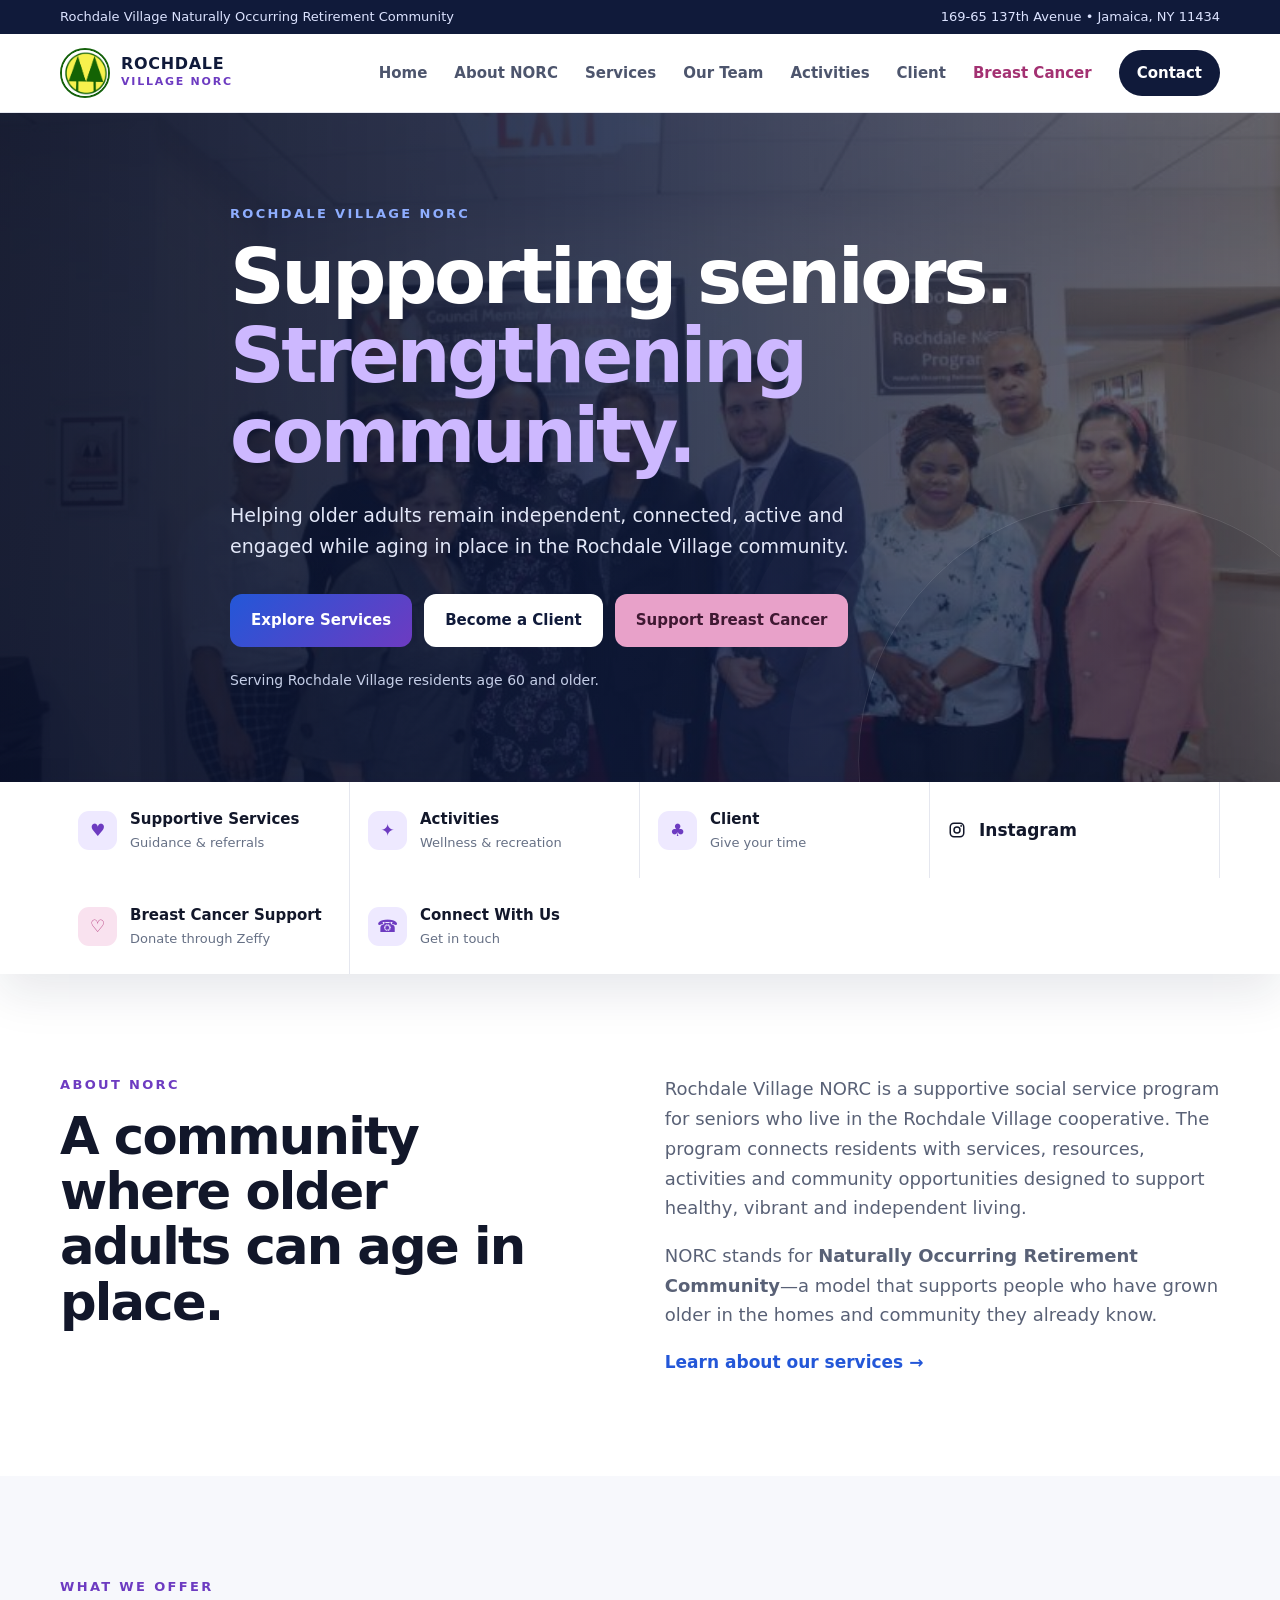
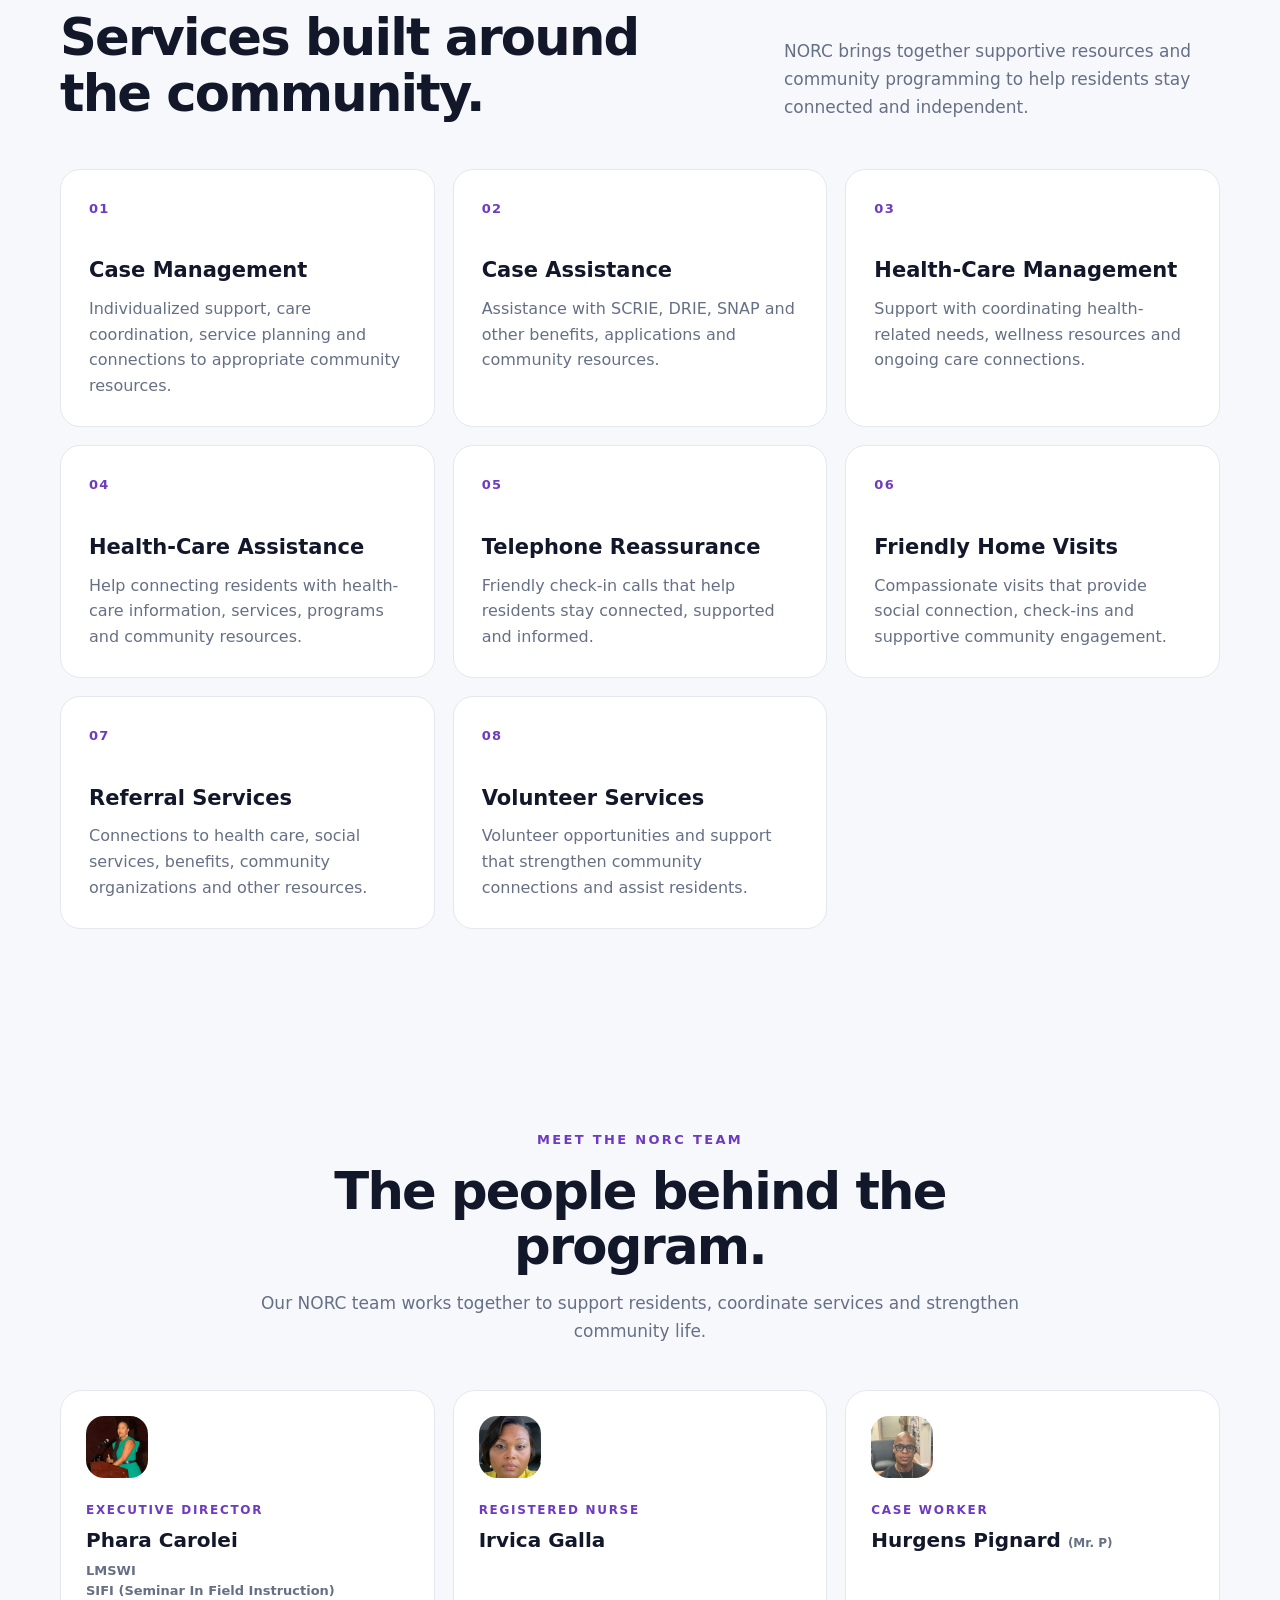
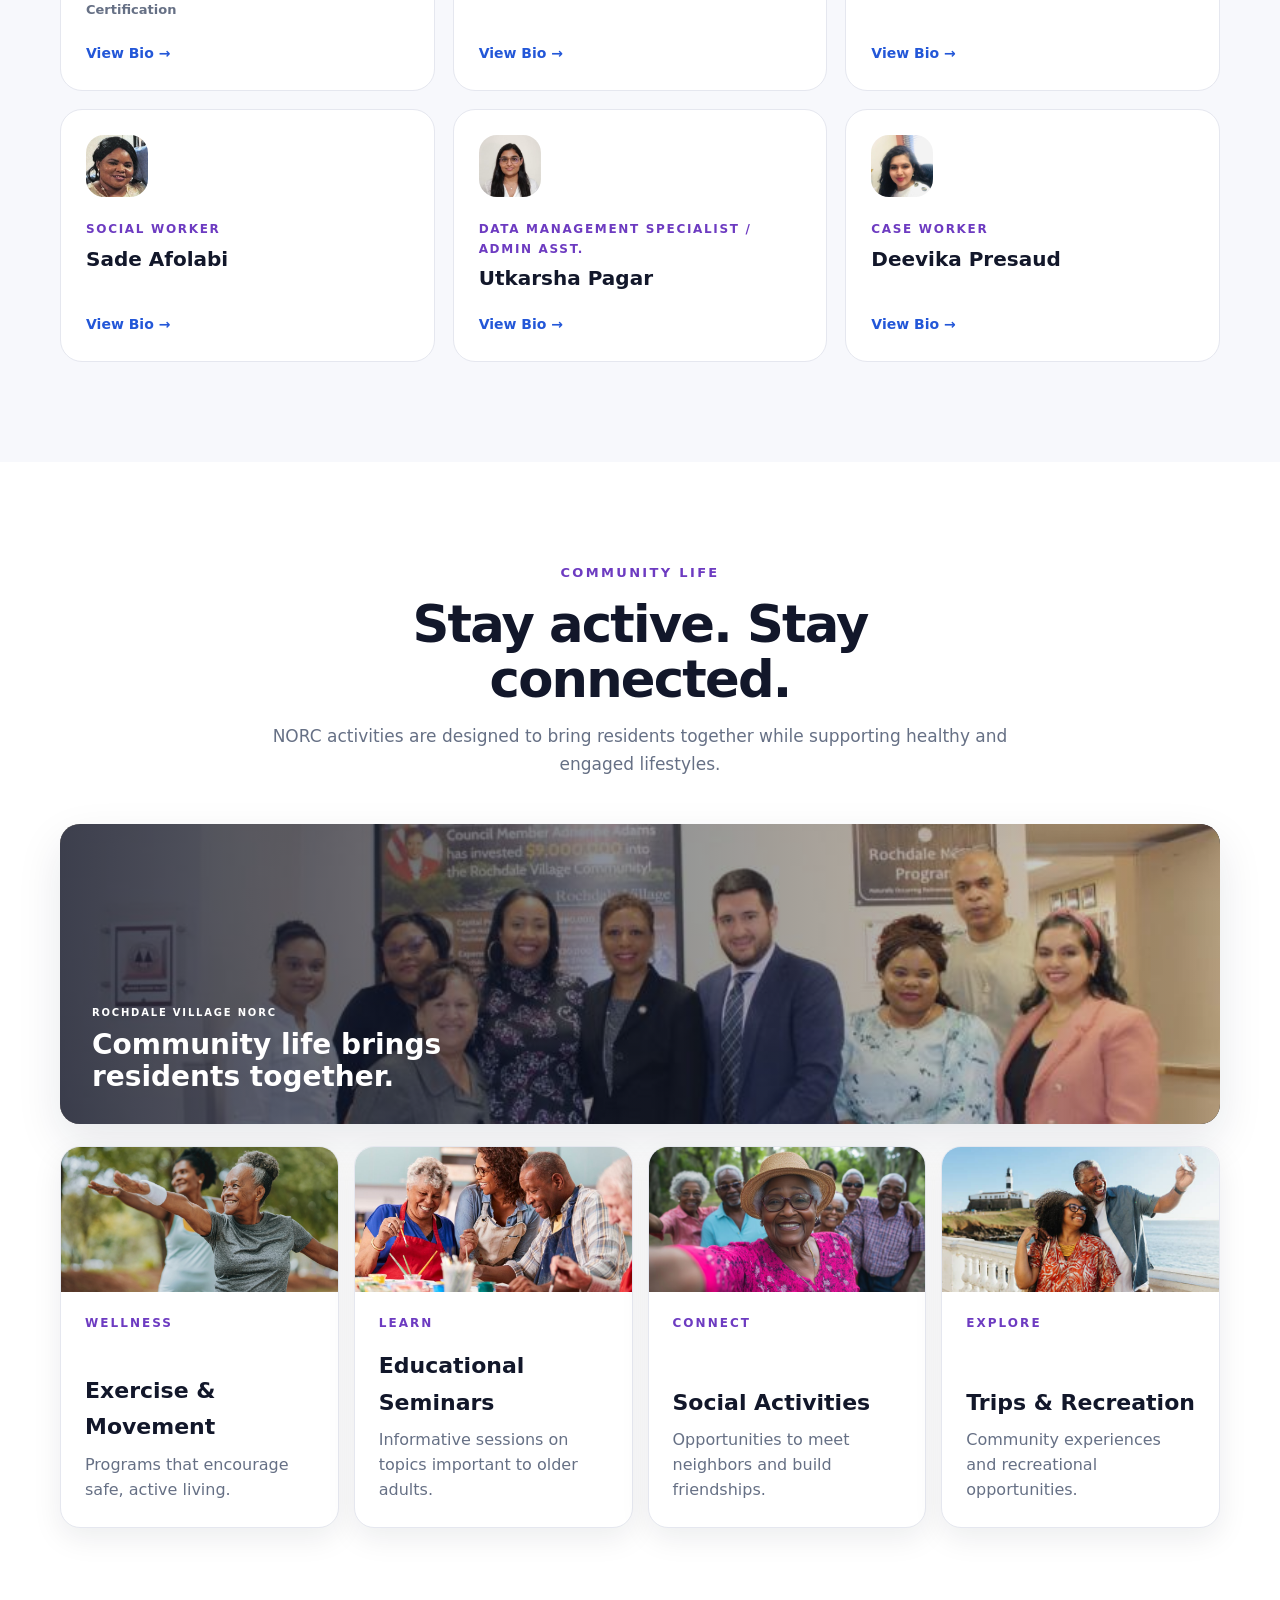
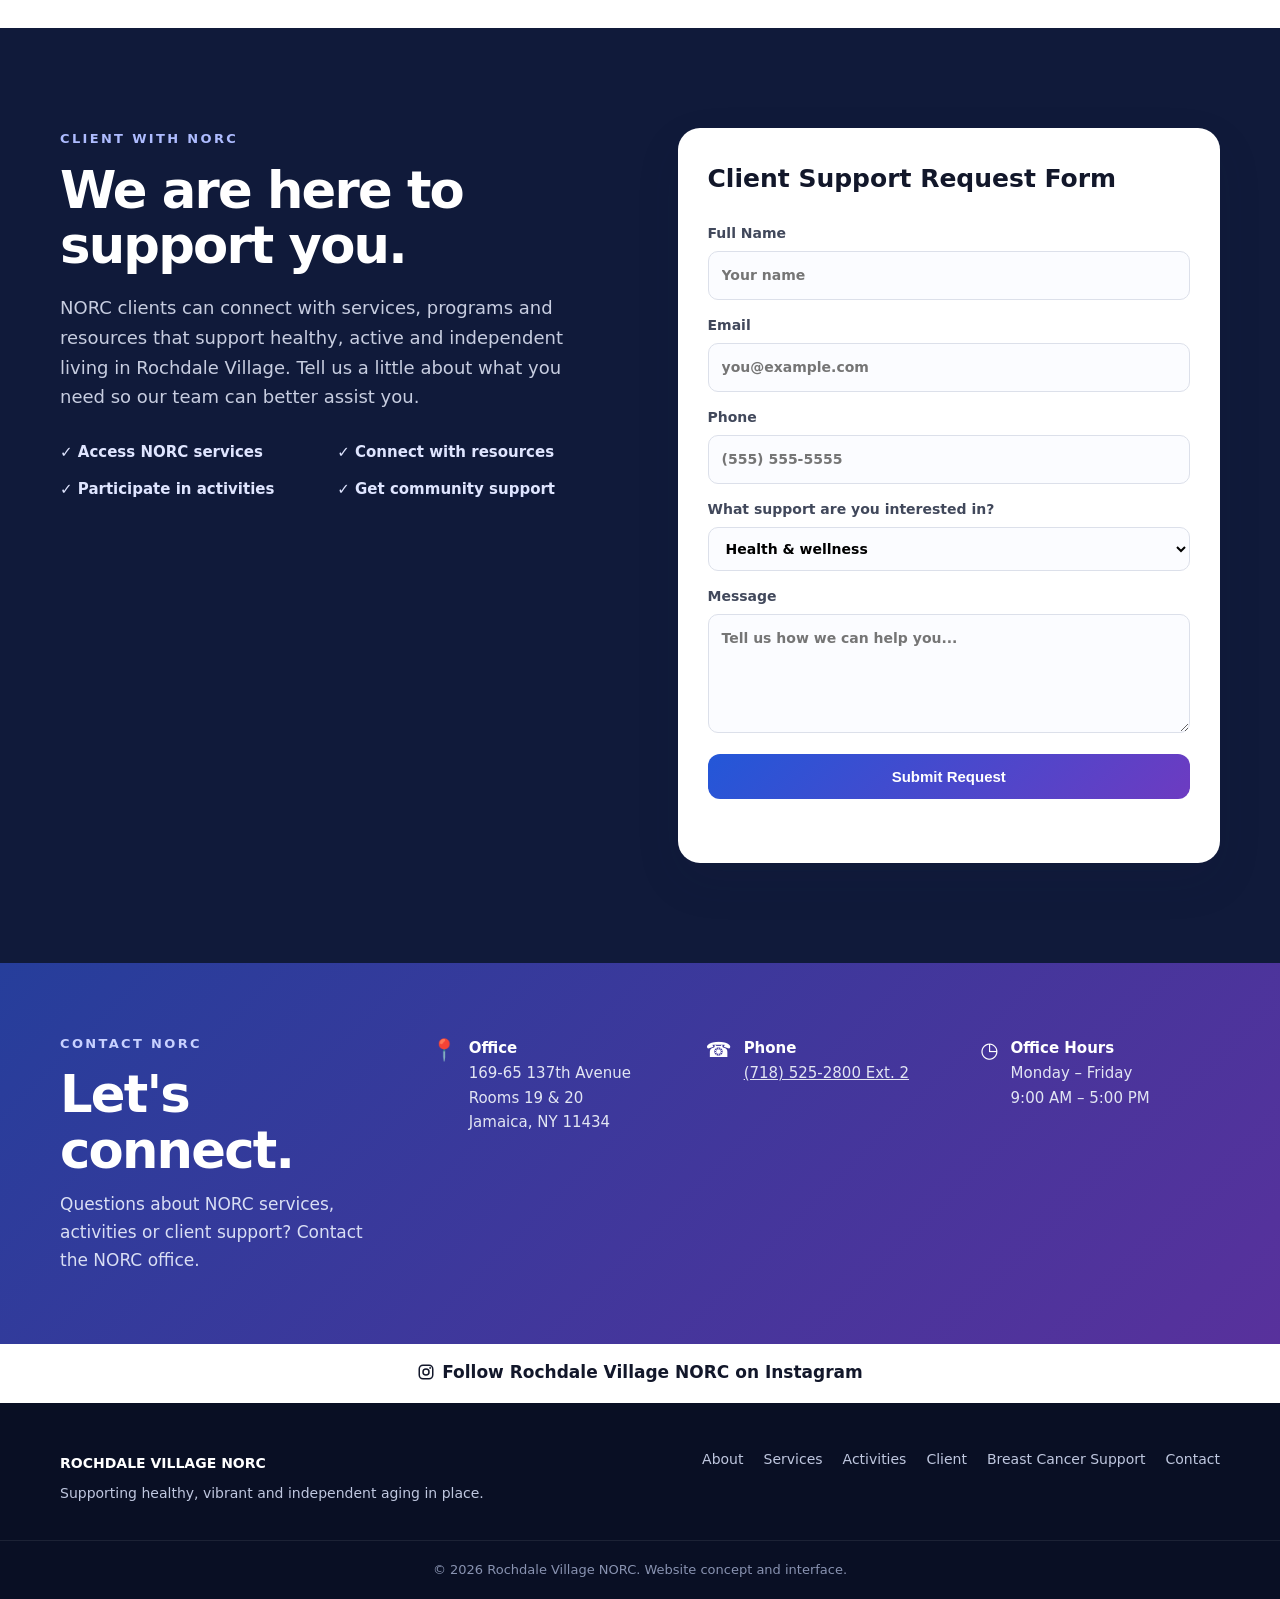
<file: index.html>
<!DOCTYPE html>
<html lang="en">
<head>
  <meta charset="UTF-8">
  <meta name="viewport" content="width=device-width, initial-scale=1.0">
  <meta name="description" content="Rochdale Village NORC — supportive services, activities, wellness, community connection and client support for older adults.">
  <title>Rochdale Village NORC | Aging in Place</title>
  <link rel="icon" type="image/png" href="rochdale-logo.png">
  <link rel="apple-touch-icon" href="rochdale-logo.png">
  <link rel="stylesheet" href="style.css">
</head>
<body>
  <a class="skip-link" href="#main">Skip to content</a>

  <header class="site-header">
    <div class="topbar">
      <div class="container topbar-inner">
        <span>Rochdale Village Naturally Occurring Retirement Community</span>
        <span>169-65 137th Avenue • Jamaica, NY 11434</span>
      </div>
    </div>

    <nav class="nav container" aria-label="Main navigation">
      <a class="brand" href="#home" aria-label="Rochdale Village NORC home">
        <span class="brand-mark"><img src="rochdale-logo.png" alt="Rochdale Village logo"></span>
        <span><strong>ROCHDALE</strong><small>VILLAGE NORC</small></span>
      </a>
      <button class="menu-toggle" id="menuToggle" aria-expanded="false" aria-controls="navLinks">☰</button>
      <div class="nav-links" id="navLinks">
        <a href="#home">Home</a>
        <a href="#about">About NORC</a>
        <a href="#services">Services</a>
        <a href="#staff">Our Team</a>
        <a href="#activities">Activities</a>
        <a href="#client">Client</a>
        <a class="nav-donate" href="breast-cancer-donation.html">Breast Cancer</a>
        <a class="nav-cta" href="#contact">Contact</a>
      </div>
    </nav>
  </header>

  <main id="main">
    <section class="hero" id="home">
      <div class="hero-overlay"></div>
      <div class="container hero-content">
        <div class="eyebrow">ROCHDALE VILLAGE NORC</div>
        <h1>Supporting seniors.<br><span>Strengthening community.</span></h1>
        <p>Helping older adults remain independent, connected, active and engaged while aging in place in the Rochdale Village community.</p>
        <div class="hero-actions">
          <a class="btn btn-primary" href="#services">Explore Services</a>
          <a class="btn btn-light" href="#client">Become a Client</a>
          <a class="btn btn-breast" href="breast-cancer-donation.html">Support Breast Cancer</a>
        </div>
        <div class="hero-note">Serving Rochdale Village residents age 60 and older.</div>
      </div>
    </section>

    <section class="quick-bar">
      <div class="container quick-grid">
        <a href="#services"><span class="quick-icon">♥</span><span><b>Supportive Services</b><small>Guidance & referrals</small></span></a>
        <a href="#activities"><span class="quick-icon">✦</span><span><b>Activities</b><small>Wellness & recreation</small></span></a>
        <a href="#client"><span class="quick-icon">♣</span><span><b>Client</b><small>Give your time</small></span></a>
        <a href="https://www.instagram.com/rochdale_village_norc/" target="_blank" rel="noopener noreferrer" class="nav-instagram"><svg class="instagram-icon" viewBox="0 0 24 24" aria-hidden="true"><rect x="3" y="3" width="18" height="18" rx="5" fill="none" stroke="currentColor" stroke-width="2"/><circle cx="12" cy="12" r="4" fill="none" stroke="currentColor" stroke-width="2"/><circle cx="17.5" cy="6.5" r="1.2" fill="currentColor"/></svg><span>Instagram</span></a>
        <a href="breast-cancer-donation.html"><span class="quick-icon ribbon-icon">♡</span><span><b>Breast Cancer Support</b><small>Donate through Zeffy</small></span></a>
        <a href="#contact"><span class="quick-icon">☎</span><span><b>Connect With Us</b><small>Get in touch</small></span></a>
      </div>
    </section>

    <section class="section intro" id="about">
      <div class="container split">
        <div>
          <div class="section-label">ABOUT NORC</div>
          <h2>A community where older adults can age in place.</h2>
        </div>
        <div>
          <p>Rochdale Village NORC is a supportive social service program for seniors who live in the Rochdale Village cooperative. The program connects residents with services, resources, activities and community opportunities designed to support healthy, vibrant and independent living.</p>
          <p>NORC stands for <strong>Naturally Occurring Retirement Community</strong>—a model that supports people who have grown older in the homes and community they already know.</p>
          <a class="text-link" href="#services">Learn about our services →</a>
        </div>
      </div>
    </section>

    <section class="section services" id="services">
      <div class="container">
        <div class="section-heading">
          <div>
            <div class="section-label">WHAT WE OFFER</div>
            <h2>Services built around the community.</h2>
          </div>
          <p>NORC brings together supportive resources and community programming to help residents stay connected and independent.</p>
        </div>
        <div class="card-grid">
          <article class="service-card"><div class="card-icon">01</div><h3>Case Management</h3><p>Individualized support, care coordination, service planning and connections to appropriate community resources.</p></article>
          <article class="service-card"><div class="card-icon">02</div><h3>Case Assistance</h3><p>Assistance with SCRIE, DRIE, SNAP and other benefits, applications and community resources.</p></article>
          <article class="service-card"><div class="card-icon">03</div><h3>Health-Care Management</h3><p>Support with coordinating health-related needs, wellness resources and ongoing care connections.</p></article>
          <article class="service-card"><div class="card-icon">04</div><h3>Health-Care Assistance</h3><p>Help connecting residents with health-care information, services, programs and community resources.</p></article>
          <article class="service-card"><div class="card-icon">05</div><h3>Telephone Reassurance</h3><p>Friendly check-in calls that help residents stay connected, supported and informed.</p></article>
          <article class="service-card"><div class="card-icon">06</div><h3>Friendly Home Visits</h3><p>Compassionate visits that provide social connection, check-ins and supportive community engagement.</p></article>
          <article class="service-card"><div class="card-icon">07</div><h3>Referral Services</h3><p>Connections to health care, social services, benefits, community organizations and other resources.</p></article>
          <article class="service-card"><div class="card-icon">08</div><h3>Volunteer Services</h3><p>Volunteer opportunities and support that strengthen community connections and assist residents.</p></article>
        </div>
      </div>
    </section>


    <section class="section staff" id="staff"><div class="container"><div class="section-heading centered"><div class="section-label">MEET THE NORC TEAM</div><h2>The people behind the program.</h2><p>Our NORC team works together to support residents, coordinate services and strengthen community life.</p></div><div class="staff-grid">
<button class="staff-card" data-member="phara"><span class="staff-avatar staff-photo"><img src="phara-profile.jpg" alt="Phara Carolei"></span><span class="staff-role">EXECUTIVE DIRECTOR</span><strong>Phara Carolei</strong><span class="staff-credentials">LMSWI<br>SIFI (Seminar In Field Instruction) Certification</span><span class="staff-link">View Bio →</span></button>
<button class="staff-card" data-member="irvica"><span class="staff-avatar staff-photo"><img src="irvica-profile.jpg" alt="Irvica Galla"></span><span class="staff-role">REGISTERED NURSE</span><strong>Irvica Galla</strong><span class="staff-link">View Bio →</span></button>
<button class="staff-card" data-member="hurgens"><span class="staff-avatar staff-photo"><img src="pignard-profile.jpeg" alt="Hurgens Pignard (Mr. P)"></span><span class="staff-role">CASE WORKER</span><strong>Hurgens Pignard <small>(Mr. P)</small></strong><span class="staff-link">View Bio →</span></button>
<button class="staff-card" data-member="sade"><span class="staff-avatar staff-photo"><img src="sade-profile.jpg" alt="Sade Afolabi"></span><span class="staff-role">SOCIAL WORKER</span><strong>Sade Afolabi</strong><span class="staff-link">View Bio →</span></button>
<button class="staff-card" data-member="utkarsha"><span class="staff-avatar staff-photo"><img src="utkarsha-profile.jpg" alt="Utkarsha Pagar"></span><span class="staff-role">DATA MANAGEMENT SPECIALIST / ADMIN ASST.</span><strong>Utkarsha Pagar</strong><span class="staff-link">View Bio →</span></button>
<button class="staff-card" data-member="deevika"><span class="staff-avatar staff-photo"><img src="deevika-profile.jpg" alt="Deevika Presaud"></span><span class="staff-role">CASE WORKER</span><strong>Deevika Presaud</strong><span class="staff-link">View Bio →</span></button>
</div></div></section>
<div class="bio-modal" id="bioModal" aria-hidden="true"><div class="bio-backdrop" data-close-bio></div><div class="bio-dialog" role="dialog" aria-modal="true" aria-labelledby="bioName"><button class="bio-close" id="bioClose" aria-label="Close bio">×</button><div class="bio-avatar" id="bioAvatar">PC</div><div class="section-label" id="bioRole">DIRECTOR</div><h3 id="bioName">Phara Carolei</h3><p id="bioText"></p><div class="bio-note">Staff bio shown here is a concise website profile and can be replaced with an approved official biography.</div></div></div>

    <section class="section activities" id="activities">
      <div class="container">
        <div class="section-heading centered">
          <div class="section-label">COMMUNITY LIFE</div>
          <h2>Stay active. Stay connected.</h2>
          <p>NORC activities are designed to bring residents together while supporting healthy and engaged lifestyles.</p>
        </div>
        <div class="community-photo-banner" aria-label="Rochdale Village NORC community life photo">
          <img src="home-team-photo.png" alt="Rochdale Village NORC team and community members" loading="lazy">
          <div class="community-photo-caption"><span>ROCHDALE VILLAGE NORC</span><strong>Community life brings residents together.</strong></div>
        </div>
        <div class="activity-grid">
          <div class="activity featured"><div class="activity-photo"><img src="exercise-movement.jpg" alt="Exercise and movement activity for NORC community members" loading="lazy"></div><div class="activity-content"><span>WELLNESS</span><h3>Exercise & Movement</h3><p>Programs that encourage safe, active living.</p></div></div>
          <div class="activity"><div class="activity-photo"><img src="educational-seminars.jpeg" alt="NORC educational seminar and community learning activity" loading="lazy"></div><div class="activity-content"><span>LEARN</span><h3>Educational Seminars</h3><p>Informative sessions on topics important to older adults.</p></div></div>
          <div class="activity"><div class="activity-photo"><img src="social-activities.jpg" alt="NORC social activities and community gathering" loading="lazy"></div><div class="activity-content"><span>CONNECT</span><h3>Social Activities</h3><p>Opportunities to meet neighbors and build friendships.</p></div></div>
          <div class="activity"><div class="activity-photo"><img src="trips.jpg" alt="Trip and recreation activity for NORC community members" loading="lazy"></div><div class="activity-content"><span>EXPLORE</span><h3>Trips & Recreation</h3><p>Community experiences and recreational opportunities.</p></div></div>
        </div>
      </div>
    </section>

    <section class="section client" id="client">
      <div class="container client-wrap">
        <div>
          <div class="section-label">CLIENT WITH NORC</div>
          <h2>We are here to support you.</h2>
          <p>NORC clients can connect with services, programs and resources that support healthy, active and independent living in Rochdale Village. Tell us a little about what you need so our team can better assist you.</p>
          <div class="client-points">
            <span>✓ Access NORC services</span>
            <span>✓ Connect with resources</span>
            <span>✓ Participate in activities</span>
            <span>✓ Get community support</span>
          </div>
        </div>

        <form class="form-card" id="clientForm">
          <h3>Client Support Request Form</h3>
          <label>Full Name<input required name="name" type="text" placeholder="Your name"></label>
          <label>Email<input required name="email" type="email" placeholder="you@example.com"></label>
          <label>Phone<input name="phone" type="tel" placeholder="(555) 555-5555"></label>
          <label>What support are you interested in?
            <select name="interest">
              <option>Health & wellness</option>
              <option>Social services / case management</option>
              <option>Activities & events</option>
              <option>Benefits & community resources</option>
              <option>Other</option>
            </select>
          </label>
          <label>Message<textarea name="message" rows="4" placeholder="Tell us how we can help you..."></textarea></label>
          <button class="btn btn-primary full" type="submit">Submit Request</button>
          <p class="form-status" id="formStatus" role="status"></p>
        </form>
      </div>
    </section>

    <section class="contact-strip" id="contact">
      <div class="container contact-grid">
        <div>
          <div class="section-label light-label">CONTACT NORC</div>
          <h2>Let's connect.</h2>
          <p>Questions about NORC services, activities or client support? Contact the NORC office.</p>
        </div>
        <div class="contact-item"><span>📍</span><div><b>Office</b><p>169-65 137th Avenue<br>Rooms 19 & 20<br>Jamaica, NY 11434</p></div></div>
        <div class="contact-item"><span>☎</span><div><b>Phone</b><p><a href="tel:+17185252800">(718) 525-2800 Ext. 2</a></p></div></div>
        <div class="contact-item"><span>◷</span><div><b>Office Hours</b><p>Monday – Friday<br>9:00 AM – 5:00 PM</p></div></div>
      </div>
    </section>
  </main>

  <div class="instagram-footer-link"><a href="https://www.instagram.com/rochdale_village_norc/" target="_blank" rel="noopener noreferrer"><svg class="instagram-icon" viewBox="0 0 24 24" aria-hidden="true"><rect x="3" y="3" width="18" height="18" rx="5" fill="none" stroke="currentColor" stroke-width="2"/><circle cx="12" cy="12" r="4" fill="none" stroke="currentColor" stroke-width="2"/><circle cx="17.5" cy="6.5" r="1.2" fill="currentColor"/></svg><span>Follow Rochdale Village NORC on Instagram</span></a></div>
    <footer>
    <div class="container footer-inner">
      <div><strong>ROCHDALE VILLAGE NORC</strong><p>Supporting healthy, vibrant and independent aging in place.</p></div>
      <div class="footer-links"><a href="#about">About</a><a href="#services">Services</a><a href="#activities">Activities</a><a href="#client">Client</a><a href="breast-cancer-donation.html">Breast Cancer Support</a><a href="#contact">Contact</a></div>
    </div>
    <div class="copyright">© <span id="year"></span> Rochdale Village NORC. Website concept and interface.</div>
  </footer>

  <script src="script.js"></script>
</body>
</html>
</file>
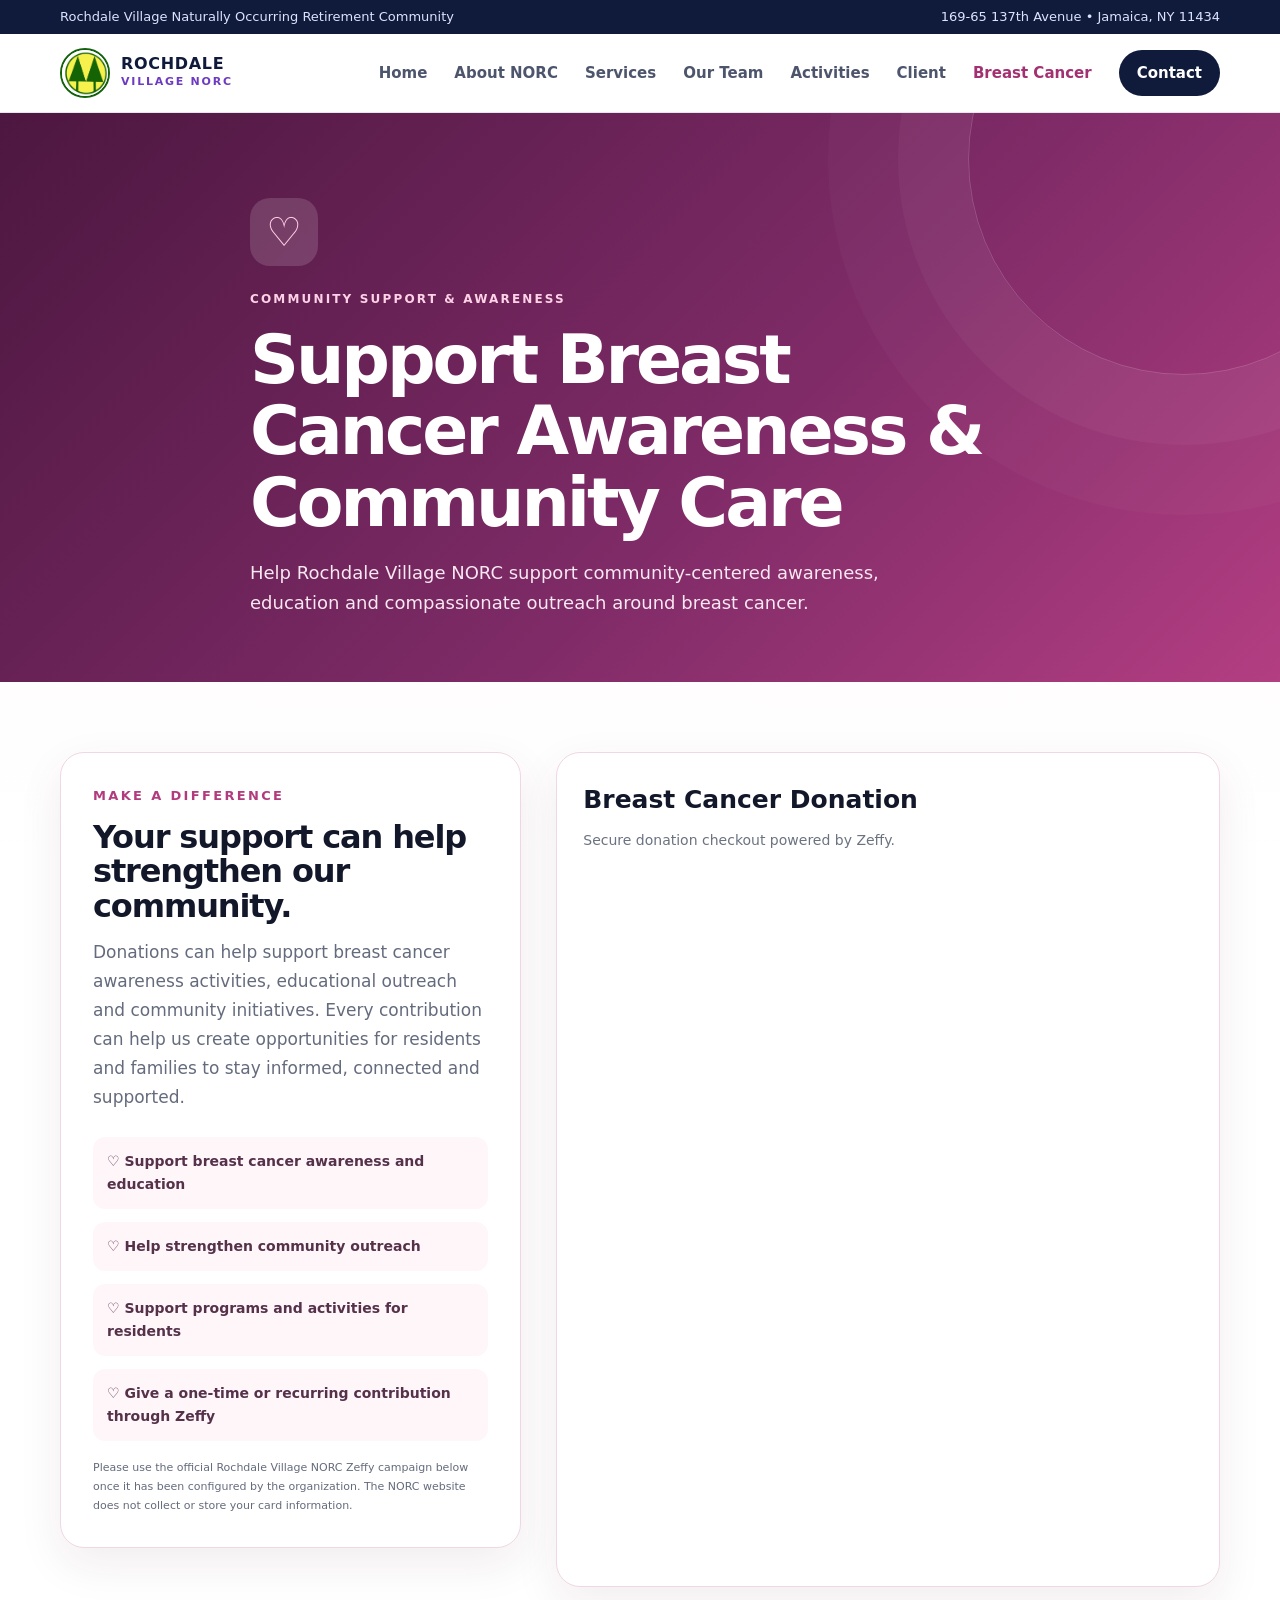
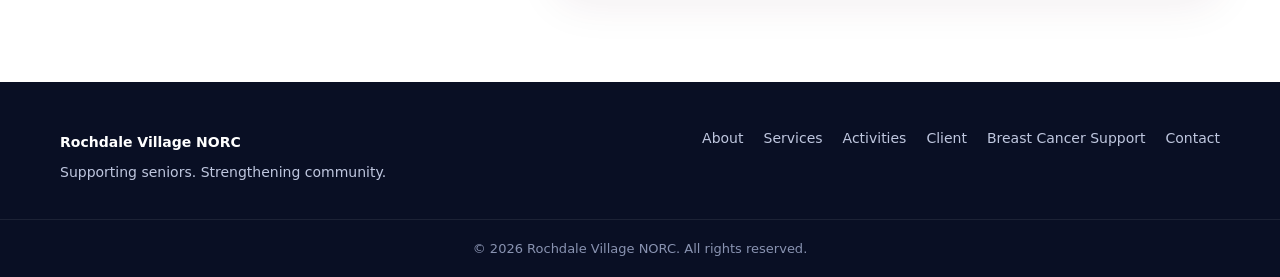
<file: breast-cancer-donation.html>
<!DOCTYPE html>
<html lang="en">
<head>
  <meta charset="UTF-8">
  <meta name="viewport" content="width=device-width, initial-scale=1.0">
  <meta name="description" content="Support breast cancer awareness and community support through Rochdale Village NORC.">
  <title>Breast Cancer Support | Rochdale Village NORC</title>
  <link rel="icon" type="image/png" href="rochdale-logo.png">
  <link rel="apple-touch-icon" href="rochdale-logo.png">
  <link rel="stylesheet" href="style.css">
</head>
<body class="breast-page">
  <a class="skip-link" href="#main">Skip to content</a>
  <header class="site-header">
    <div class="topbar"><div class="container topbar-inner"><span>Rochdale Village Naturally Occurring Retirement Community</span><span>169-65 137th Avenue • Jamaica, NY 11434</span></div></div>
    <nav class="nav container" aria-label="Main navigation">
      <a class="brand" href="index.html" aria-label="Rochdale Village NORC home"><span class="brand-mark"><img src="rochdale-logo.png" alt="Rochdale Village logo"></span><span><strong>ROCHDALE</strong><small>VILLAGE NORC</small></span></a>
      <button class="menu-toggle" id="menuToggle" aria-expanded="false" aria-controls="navLinks">☰</button>
      <div class="nav-links" id="navLinks">
        <a href="index.html">Home</a><a href="index.html#about">About NORC</a><a href="index.html#services">Services</a><a href="index.html#staff">Our Team</a><a href="index.html#activities">Activities</a><a href="index.html#client">Client</a><a class="nav-donate" href="breast-cancer-donation.html">Breast Cancer</a><a class="nav-cta" href="index.html#contact">Contact</a>
      </div>
    </nav>
  </header>

  <main id="main">
    <section class="breast-hero">
      <div class="container breast-content">
        <div class="ribbon-mark" aria-hidden="true">♡</div>
        <div class="breast-eyebrow">COMMUNITY SUPPORT & AWARENESS</div>
        <h1>Support Breast Cancer Awareness & Community Care</h1>
        <p>Help Rochdale Village NORC support community-centered awareness, education and compassionate outreach around breast cancer.</p>
      </div>
    </section>

    <section class="donation-section">
      <div class="container donation-layout">
        <div class="donation-info">
          <div class="section-label" style="color:#b23b7d">MAKE A DIFFERENCE</div>
          <h2>Your support can help strengthen our community.</h2>
          <p>Donations can help support breast cancer awareness activities, educational outreach and community initiatives. Every contribution can help us create opportunities for residents and families to stay informed, connected and supported.</p>
          <ul class="donation-list">
            <li>♡ Support breast cancer awareness and education</li>
            <li>♡ Help strengthen community outreach</li>
            <li>♡ Support programs and activities for residents</li>
            <li>♡ Give a one-time or recurring contribution through Zeffy</li>
          </ul>
          <p class="donation-disclaimer">Please use the official Rochdale Village NORC Zeffy campaign below once it has been configured by the organization. The NORC website does not collect or store your card information.</p>
        </div>

        <div class="zeffy-box">
          <h3>Breast Cancer Donation</h3>
          <p>Secure donation checkout powered by Zeffy.</p>
          <div id="zeffyDonationArea"></div>
        </div>
      </div>
    </section>
  </main>

  <footer>
    <div class="container footer-inner">
      <div><strong>Rochdale Village NORC</strong><p>Supporting seniors. Strengthening community.</p></div>
      <div class="footer-links"><a href="index.html#about">About</a><a href="index.html#services">Services</a><a href="index.html#activities">Activities</a><a href="index.html#client">Client</a><a href="breast-cancer-donation.html">Breast Cancer Support</a><a href="index.html#contact">Contact</a></div>
    </div>
    <div class="copyright">© <span id="year"></span> Rochdale Village NORC. All rights reserved.</div>
  </footer>

  <script>
    const menuToggle = document.getElementById('menuToggle');
    const navLinks = document.getElementById('navLinks');
    menuToggle.addEventListener('click', () => { const open = navLinks.classList.toggle('open'); menuToggle.setAttribute('aria-expanded', open ? 'true' : 'false'); });
    document.querySelectorAll('.nav-links a').forEach(link => link.addEventListener('click', () => { navLinks.classList.remove('open'); menuToggle.setAttribute('aria-expanded','false'); }));
    document.getElementById('year').textContent = new Date().getFullYear();

    // Replace this placeholder with the official Zeffy campaign/share URL for the breast cancer fundraiser.
    const ZEFFY_DONATION_URL = 'https://www.zeffy.com/en-US/donation-form/donate-to-change-lives-of-older-adults';
    const area = document.getElementById('zeffyDonationArea');
    if (ZEFFY_DONATION_URL.startsWith('https://www.zeffy.com/')) {
      const iframe = document.createElement('iframe');
      iframe.className = 'zeffy-embed';
      iframe.src = ZEFFY_DONATION_URL;
      iframe.title = 'Rochdale Village NORC breast cancer donation form';
      iframe.loading = 'lazy';
      iframe.allow = 'payment';
      area.appendChild(iframe);
    } else {
      area.innerHTML = `
        <div class="zeffy-placeholder">
          <div class="ribbon-mark" aria-hidden="true">♡</div>
          <h4>Zeffy Donation Form</h4>
          <p>Donations are processed securely through the Rochdale Village NORC Zeffy campaign.</p>
          <a class="btn btn-breast" href="https://www.zeffy.com/" target="_blank" rel="noopener noreferrer">Open Zeffy</a>
        </div>`;
    }
  </script>
</body>
</html>
</file>
<file: style.css>
:root {
  --navy: #101a3a;
  --blue: #2357d8;
  --purple: #6d3bc1;
  --lavender: #eee9ff;
  --ink: #12172a;
  --muted: #667085;
  --line: #e5e7ef;
  --white: #ffffff;
  --bg: #f7f8fc;
  --shadow: 0 18px 45px rgba(16, 26, 58, .10);
  --radius: 20px;
}
* { box-sizing: border-box; margin: 0; padding: 0; }
html { scroll-behavior: smooth; }
body { font-size: 17px; font-family: Inter, ui-sans-serif, system-ui, -apple-system, "Segoe UI", sans-serif; color: var(--ink); background: var(--white); line-height: 1.65; }
a { color: inherit; text-decoration: none; }
.container { width: min(1160px, calc(100% - 40px)); margin: auto; }
.skip-link { position: absolute; left: -999px; top: 10px; background: white; padding: 10px; z-index: 99; }
.skip-link:focus { left: 10px; }
.topbar { background: var(--navy); color: #dce3ff; font-size: 13px; }
.topbar-inner { min-height: 34px; display: flex; align-items: center; justify-content: space-between; gap: 20px; }
.site-header { position: sticky; top: 0; z-index: 50; background: rgba(255,255,255,.96); backdrop-filter: blur(15px); border-bottom: 1px solid var(--line); }
.nav { min-height: 78px; display: flex; align-items: center; justify-content: space-between; }
.brand { display: flex; align-items: center; gap: 11px; color: var(--navy); letter-spacing: .04em; }
.brand-mark { width: 50px; height: 50px; border-radius: 50%; display: grid; place-items: center; background: white; border: 2px solid #14610b; overflow: hidden; flex: 0 0 auto; }
.brand-mark img { width: 100%; height: 100%; object-fit: cover; display: block; }
.brand strong { display: block; font-size: 16px; line-height: 1.1; }
.brand small { display: block; color: var(--purple); font-weight: 800; font-size: 11px; letter-spacing: .16em; }
.nav-links { display: flex; align-items: center; gap: 27px; font-size: 15px; font-weight: 700; color: #4d556d; }
.nav-links a:hover { color: var(--blue); }
.nav-cta { background: var(--navy); color: white !important; padding: 11px 18px; border-radius: 999px; }
.menu-toggle { display: none; border: 0; background: transparent; font-size: 25px; }
.hero { min-height: 650px; display: flex; align-items: center; position: relative; overflow: hidden; background-image: linear-gradient(90deg, rgba(7,14,38,.90) 0%, rgba(12,25,61,.78) 48%, rgba(12,25,61,.48) 100%), url("home-team-photo.png"); background-size: cover; background-position: center 38%; color: white; }
.hero:before { content:""; position:absolute; inset:0; background:linear-gradient(180deg,rgba(10,18,48,.18),rgba(10,18,48,.32)); pointer-events:none; }
.hero:after { content:""; position:absolute; width:520px; height:520px; border:1px solid rgba(255,255,255,.12); border-radius:50%; right:-100px; bottom:-240px; box-shadow:0 0 0 70px rgba(255,255,255,.025),0 0 0 140px rgba(255,255,255,.018); }
.hero-content { position: relative; z-index: 2; padding: 90px 0; max-width: 820px; }
.eyebrow,.section-label { color: #8faeff; font-size: 13px; font-weight: 900; letter-spacing: .18em; margin-bottom: 13px; }
.hero h1 { font-size: clamp(42px, 6vw, 76px); line-height: 1.04; letter-spacing: -.045em; margin-bottom: 25px; }
.hero h1 span { color: #cdb8ff; }
.hero p { max-width: 680px; font-size: 19px; color: #e2e7f8; }
.hero-actions { display: flex; flex-wrap: wrap; gap: 12px; margin: 32px 0 22px; }
.btn { display: inline-flex; justify-content: center; align-items: center; border: 0; border-radius: 12px; padding: 14px 21px; font-weight: 800; cursor: pointer; font-size: 15px; transition: transform .2s, box-shadow .2s; }
.btn:hover { transform: translateY(-2px); box-shadow: 0 12px 25px rgba(0,0,0,.15); }
.btn-primary { background: linear-gradient(135deg,var(--blue),var(--purple)); color: white; }
.btn-light { background: white; color: var(--navy); }
.hero-note { font-size: 14px; color: #c5cee7; }
.quick-bar { background: white; box-shadow: var(--shadow); position: relative; z-index: 4; }
.quick-grid { display: grid; grid-template-columns: repeat(4,1fr); }
.quick-grid a { padding: 25px 18px; display: flex; gap: 13px; align-items: center; border-right: 1px solid var(--line); }
.quick-grid a:last-child { border: 0; }
.quick-icon { width: 39px; height: 39px; display: grid; place-items: center; background: var(--lavender); color: var(--purple); border-radius: 11px; font-weight: 900; }
.quick-grid b,.quick-grid small { display:block; }
.quick-grid b { font-size: 15px; }
.quick-grid small { color: var(--muted); font-size: 13px; }
.section { padding: 100px 0; }
.split { display:grid; grid-template-columns: 1fr 1.1fr; gap: 100px; }
.section-label { color: var(--purple); }
h2 { font-size: clamp(32px,4vw,52px); line-height:1.08; letter-spacing:-.035em; }
.intro p { color: #596176; font-size: 18px; margin-bottom: 18px; }
.text-link { color: var(--blue); font-weight: 800; }
.services { background: var(--bg); }
.section-heading { display:grid; grid-template-columns: 1.2fr .8fr; gap: 70px; align-items:end; margin-bottom: 48px; }
.section-heading > p { color: var(--muted); font-size: 17px; }
.centered { display:block; text-align:center; max-width:760px; margin:0 auto 45px; }
.centered h2 { margin-bottom: 15px; }
.card-grid { display:grid; grid-template-columns:repeat(3,1fr); gap:18px; }
.service-card { background:white; border:1px solid var(--line); border-radius:var(--radius); padding:28px; min-height:220px; transition:.2s; }
.service-card:hover { transform:translateY(-5px); box-shadow:var(--shadow); border-color:#cfd6ff; }
.card-icon { color:var(--purple); font-weight:900; font-size:13px; letter-spacing:.1em; margin-bottom:34px; }
.service-card h3 { font-size:21px; margin-bottom:8px; }
.service-card p { color:var(--muted); font-size:16px; line-height:1.6; }
.activities { background:white; }
.community-photo-banner{position:relative;height:300px;margin:0 0 22px;border-radius:var(--radius);overflow:hidden;box-shadow:var(--shadow);background:#111827}.community-photo-banner img{width:100%;height:100%;object-fit:cover;display:block}.community-photo-banner:after{content:"";position:absolute;inset:0;background:linear-gradient(90deg,rgba(8,16,42,.78),rgba(8,16,42,.12))}.community-photo-caption{position:absolute;z-index:2;left:32px;bottom:30px;color:white;max-width:470px}.community-photo-caption span{display:block;font-size:10px;font-weight:900;letter-spacing:.18em;margin-bottom:8px}.community-photo-caption strong{font-size:28px;line-height:1.15;display:block}.activity-grid { display:grid; grid-template-columns:repeat(4,1fr); gap:15px; }
.activity { min-height:340px; border-radius:var(--radius); overflow:hidden; background:#fff; display:flex; flex-direction:column; box-shadow:0 10px 30px rgba(16,24,40,.08); border:1px solid var(--line); padding:0; }
.activity-photo{height:145px;overflow:hidden;background:#dfe7f7}.activity-photo img{width:100%;height:100%;display:block;object-fit:cover;transition:transform .4s ease}.activity:hover .activity-photo img{transform:scale(1.06)}.activity-content{padding:22px 24px 25px;display:flex;flex-direction:column;flex:1}.activity-content span { font-size:12px; font-weight:900; letter-spacing:.17em; color:var(--purple); margin-bottom:auto; }.activity h3 { font-size:22px; margin:15px 0 7px; }.activity p { color:var(--muted); font-size:16px; line-height:1.55; }
.activity span { font-size:12px; font-weight:900; letter-spacing:.17em; color:var(--purple); margin-bottom:auto; }
.activity h3 { font-size:22px; margin-bottom:7px; }
.activity p { color:var(--muted); font-size:16px; line-height:1.55; }
.staff{background:#f7f8fc}.staff-grid{display:grid;grid-template-columns:repeat(3,1fr);gap:18px}.staff-card{border:1px solid var(--line);background:white;border-radius:22px;padding:25px;text-align:left;cursor:pointer;display:flex;flex-direction:column;align-items:flex-start;min-height:245px;transition:.22s;color:var(--ink);font:inherit}.staff-card:hover{transform:translateY(-6px);box-shadow:var(--shadow);border-color:#cdd5ff}.staff-avatar,.bio-avatar{background:linear-gradient(135deg,var(--blue),var(--purple));color:white;display:grid;place-items:center;font-weight:900}.staff-avatar{width:62px;height:62px;border-radius:18px;font-size:19px;margin-bottom:23px}.staff-role{color:var(--purple);font-size:12px;font-weight:900;letter-spacing:.14em;margin-bottom:7px}.staff-card strong{font-size:20px;line-height:1.25}.staff-card strong small{color:var(--muted);font-size:12px}.staff-link{color:var(--blue);font-size:14px;font-weight:900;margin-top:auto;padding-top:22px}.bio-modal{display:none;position:fixed;inset:0;z-index:100;align-items:center;justify-content:center;padding:20px}.bio-modal.open{display:flex}.bio-backdrop{position:absolute;inset:0;background:rgba(5,10,28,.72);backdrop-filter:blur(7px)}.bio-dialog{position:relative;z-index:2;width:min(570px,100%);min-height:520px;background:#111827;border-radius:25px;padding:38px;box-shadow:0 30px 80px rgba(0,0,0,.3);overflow:hidden;background-size:cover;background-position:center}.bio-dialog:before{content:"";position:absolute;inset:0;background:linear-gradient(180deg,rgba(8,16,42,.18),rgba(8,16,42,.92) 72%);z-index:-1}.bio-dialog>*{position:relative;z-index:1}.bio-dialog .bio-avatar{background:rgba(255,255,255,.18);backdrop-filter:blur(8px);border:1px solid rgba(255,255,255,.28)}.bio-dialog .section-label,.bio-dialog h3,.bio-dialog p,.bio-dialog .bio-note{color:white}.bio-dialog .bio-note{border-left-color:white;color:rgba(255,255,255,.82)}.bio-close{z-index:3}.bio-close{position:absolute;right:17px;top:12px;border:0;background:#f0f2f8;width:36px;height:36px;border-radius:50%;font-size:25px;cursor:pointer}.bio-avatar{width:74px;height:74px;border-radius:22px;font-size:22px;margin-bottom:20px}.bio-dialog h3{font-size:35px;line-height:1.1;margin-bottom:15px}.bio-dialog p{color:#596176;font-size:16px;line-height:1.75}.bio-note{margin-top:22px;border-left:3px solid var(--purple);padding-left:13px;color:#7b8294;font-size:12px}@media(max-width:900px){.staff-grid{grid-template-columns:repeat(2,1fr)}}@media(max-width:600px){.staff-grid{grid-template-columns:1fr}.bio-dialog{padding:30px 24px;min-height:500px}.community-photo-banner{height:240px}.community-photo-caption{left:22px;bottom:22px}.community-photo-caption strong{font-size:23px}}
.client { background:var(--navy); color:white; }
.client-wrap { display:grid; grid-template-columns:1fr 1fr; gap:75px; align-items:start; }
.client .section-label { color:#aebcff; }
.client h2 { margin-bottom:20px; }
.client-wrap > div > p { color:#c7cde0; max-width:590px; font-size:18px; line-height:1.65; }
.client-points { display:grid; grid-template-columns:1fr 1fr; gap:12px; margin-top:28px; color:#dfe5ff; font-weight:700; font-size:15px; }
.form-card { background:white; color:var(--ink); border-radius:22px; padding:30px; box-shadow:var(--shadow); }
.form-card h3 { font-size:25px; margin-bottom:22px; }
.form-card label { display:block; font-size:14px; font-weight:800; margin-bottom:14px; color:#41485b; }
input,select,textarea { width:100%; margin-top:6px; border:1px solid #dce0ea; border-radius:10px; padding:12px 13px; font:inherit; outline:none; background:#fbfcff; }
input:focus,select:focus,textarea:focus { border-color:var(--blue); box-shadow:0 0 0 3px #e6ebff; }
.full { width:100%; }
.form-status { min-height:22px; margin-top:12px; font-size:13px; font-weight:700; }
.contact-strip { background:linear-gradient(135deg,#263e9b,#58319c); color:white; padding:70px 0; }
.contact-grid { display:grid; grid-template-columns:1.4fr repeat(3,1fr); gap:35px; }
.light-label { color:#c8d1ff; }
.contact-grid h2 { margin-bottom:12px; }
.contact-grid > div:first-child p { color:#d9def4; }
.contact-item { display:flex; gap:12px; }
.contact-item > span { font-size:21px; }
.contact-item b { font-size:15px; }
.contact-item p { color:#e2e5f3; font-size:15px; }
.contact-item a { text-decoration:underline; }
footer { background:#090f24; color:#bfc7df; padding-top:45px; }
.footer-inner { display:flex; justify-content:space-between; gap:30px; padding-bottom:35px; }
.footer-inner strong { color:white; font-size:14px; }
.footer-inner p { font-size:14px; margin-top:6px; }
.footer-links { display:flex; gap:20px; flex-wrap:wrap; font-size:14px; }
.footer-links a:hover { color:white; }
.copyright { border-top:1px solid rgba(255,255,255,.08); padding:18px 20px; text-align:center; font-size:13px; color:#8993b1; }
@media(max-width:900px){
  .topbar-inner span:last-child{display:none}
  .menu-toggle{display:block}
  .nav-links{display:none;position:absolute;left:20px;right:20px;top:68px;background:white;border:1px solid var(--line);border-radius:15px;padding:12px;box-shadow:var(--shadow);flex-direction:column;align-items:stretch}
  .nav-links.open{display:flex}.nav-links a{padding:10px 12px}
  .quick-grid{grid-template-columns:repeat(2,1fr)} .quick-grid a:nth-child(2){border-right:0}
  .split,.client-wrap{grid-template-columns:1fr;gap:40px}
  .section-heading{grid-template-columns:1fr;gap:18px}
  .card-grid{grid-template-columns:repeat(2,1fr)}
  .activity-grid{grid-template-columns:repeat(2,1fr)}
  .contact-grid{grid-template-columns:1fr 1fr}
}
@media(max-width:600px){
  .container{width:min(100% - 28px,1160px)}
  .hero{min-height:600px}.hero h1{font-size:44px}.hero p{font-size:16px}
  .section{padding:70px 0}
  .quick-grid,.card-grid,.activity-grid,.contact-grid{grid-template-columns:1fr}
  .quick-grid a{border-right:0;border-bottom:1px solid var(--line)}
  .client-points{grid-template-columns:1fr}
  .footer-inner{flex-direction:column}
}

.staff-photo { overflow:hidden; padding:0; }
.staff-photo img { width:100%; height:100%; display:block; object-fit:cover; }
.staff-credentials { display:block; color:#667085; font-size:13px; line-height:1.5; font-weight:700; margin-top:8px; }
.bio-photo { overflow:hidden; padding:0; }
.bio-photo img { width:100%; height:100%; display:block; object-fit:cover; }


/* Breast cancer donation page / CTA */
.nav-donate { color:#a33172 !important; font-weight:900; }
.btn-breast { background:#e8a1c9; color:#3f1832; }
.quick-grid-5 { grid-template-columns:repeat(5,1fr); }
.ribbon-icon { background:#f9e2ef; color:#b63b7f; }
@media(max-width:900px){ .quick-grid-5{grid-template-columns:repeat(2,1fr)} }
@media(max-width:600px){ .quick-grid-5{grid-template-columns:1fr} }
.breast-page { background:linear-gradient(180deg,#fff7fb 0%,#ffffff 46%); min-height:100vh; }
.breast-hero { padding:85px 0 65px; background:linear-gradient(135deg,#4c1740,#7f2b67 58%,#b33e82); color:white; position:relative; overflow:hidden; }
.breast-hero:after { content:""; position:absolute; width:430px; height:430px; border:1px solid rgba(255,255,255,.18); border-radius:50%; right:-120px; top:-170px; box-shadow:0 0 0 70px rgba(255,255,255,.035),0 0 0 140px rgba(255,255,255,.025); }
.breast-content { position:relative; z-index:2; max-width:780px; }
.breast-eyebrow { color:#ffd2e8; font-size:12px; font-weight:900; letter-spacing:.18em; margin-bottom:14px; }
.breast-hero h1 { font-size:clamp(42px,6vw,68px); line-height:1.05; letter-spacing:-.045em; margin-bottom:20px; }
.breast-hero p { max-width:680px; color:#f9e7f1; font-size:18px; }
.ribbon-mark { width:68px; height:68px; display:grid; place-items:center; border-radius:20px; background:rgba(255,255,255,.14); color:#ffd0e5; font-size:40px; margin-bottom:24px; }
.donation-section { padding:70px 0 95px; }
.donation-layout { display:grid; grid-template-columns:.82fr 1.18fr; gap:35px; align-items:start; }
.donation-info, .zeffy-box { background:white; border:1px solid #efd7e4; border-radius:24px; box-shadow:0 16px 45px rgba(74,24,57,.08); }
.donation-info { padding:32px; }
.donation-info h2 { font-size:32px; margin-bottom:15px; }
.donation-info p { color:#646b7d; line-height:1.7; }
.donation-list { list-style:none; padding:0; margin:25px 0 0; display:grid; gap:13px; }
.donation-list li { padding:13px 14px; background:#fff6fa; border-radius:12px; color:#55324a; font-weight:700; font-size:14px; }
.zeffy-box { padding:26px; min-height:420px; }
.zeffy-box h3 { font-size:25px; margin-bottom:8px; }
.zeffy-box > p { color:#6b7280; font-size:14px; margin-bottom:20px; }
.zeffy-placeholder { border:2px dashed #e4bdd2; border-radius:18px; padding:35px 25px; text-align:center; background:#fffafd; }
.zeffy-placeholder .ribbon-mark { margin:0 auto 18px; background:#f8dfeb; color:#b23b7d; }
.zeffy-placeholder h4 { font-size:20px; margin-bottom:10px; }
.zeffy-placeholder p { color:#6b7280; max-width:520px; margin:0 auto 18px; line-height:1.6; font-size:14px; }
.zeffy-embed { width:100%; min-height:680px; border:0; border-radius:16px; background:#fff; }
.donation-disclaimer { margin-top:18px; font-size:11px; color:#858b99; line-height:1.5; }
@media(max-width:850px){ .donation-layout{grid-template-columns:1fr} }


.instagram-footer-link {
  margin: 14px 0;
  text-align: center;
}
.instagram-footer-link a, .nav-instagram {
  font-weight: 700;
  text-decoration: none;
}
.instagram-footer-link a:hover, .nav-instagram:hover {
  text-decoration: underline;
}

.instagram-icon { width: 18px; height: 18px; flex: 0 0 18px; }
.nav-instagram, .instagram-footer-link a { display: inline-flex; align-items: center; gap: 7px; }

/* Sade Afolabi bio: maintain white text over her profile-photo background. */
.bio-dialog.sade-bio .section-label, .bio-dialog.sade-bio h3, .bio-dialog.sade-bio p, .bio-dialog.sade-bio .bio-note { color: #fff !important; }
.bio-dialog.sade-bio .bio-note { border-left-color: #fff; }

/* Keep every team member's bio text white over their individual background photo. */
.bio-dialog,
.bio-dialog .section-label,
.bio-dialog h3,
.bio-dialog p,
.bio-dialog .bio-note,
.bio-dialog .bio-credentials,
.bio-dialog .bio-role,
.bio-dialog span,
.bio-dialog strong,
.bio-dialog small,
.bio-dialog li,
.bio-dialog a {
  color: #fff !important;
}
.bio-dialog .bio-note { border-left-color: #fff !important; }
</file>
